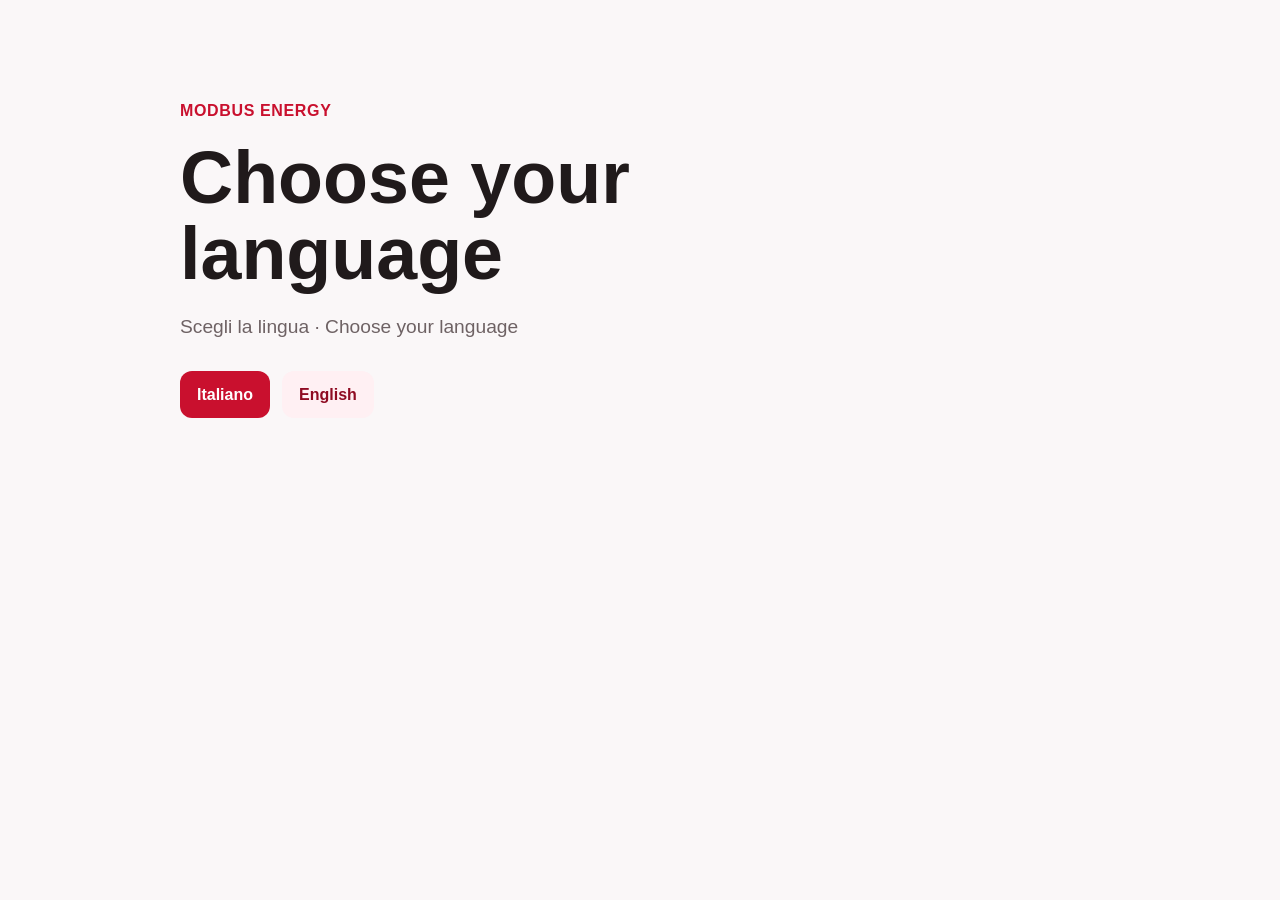
<file: index.html>
<!doctype html>
<html lang="en">
<head>
  <meta charset="utf-8">
  <meta name="viewport" content="width=device-width, initial-scale=1">
  <meta name="description" content="Modbus Energy — information, privacy and support.">
  <title>Modbus Energy</title>
  <link rel="stylesheet" href="assets/style.css">
</head>
<body>
  <main class="shell">
    <section class="hero">
      <p class="eyebrow">Modbus Energy</p>
      <h1>Choose your language</h1>
      <p class="lead">Scegli la lingua · Choose your language</p>
      <div class="actions">
        <a class="button" href="it/">Italiano</a>
        <a class="button secondary" href="en/">English</a>
      </div>
    </section>
  </main>
</body>
</html>
</file>
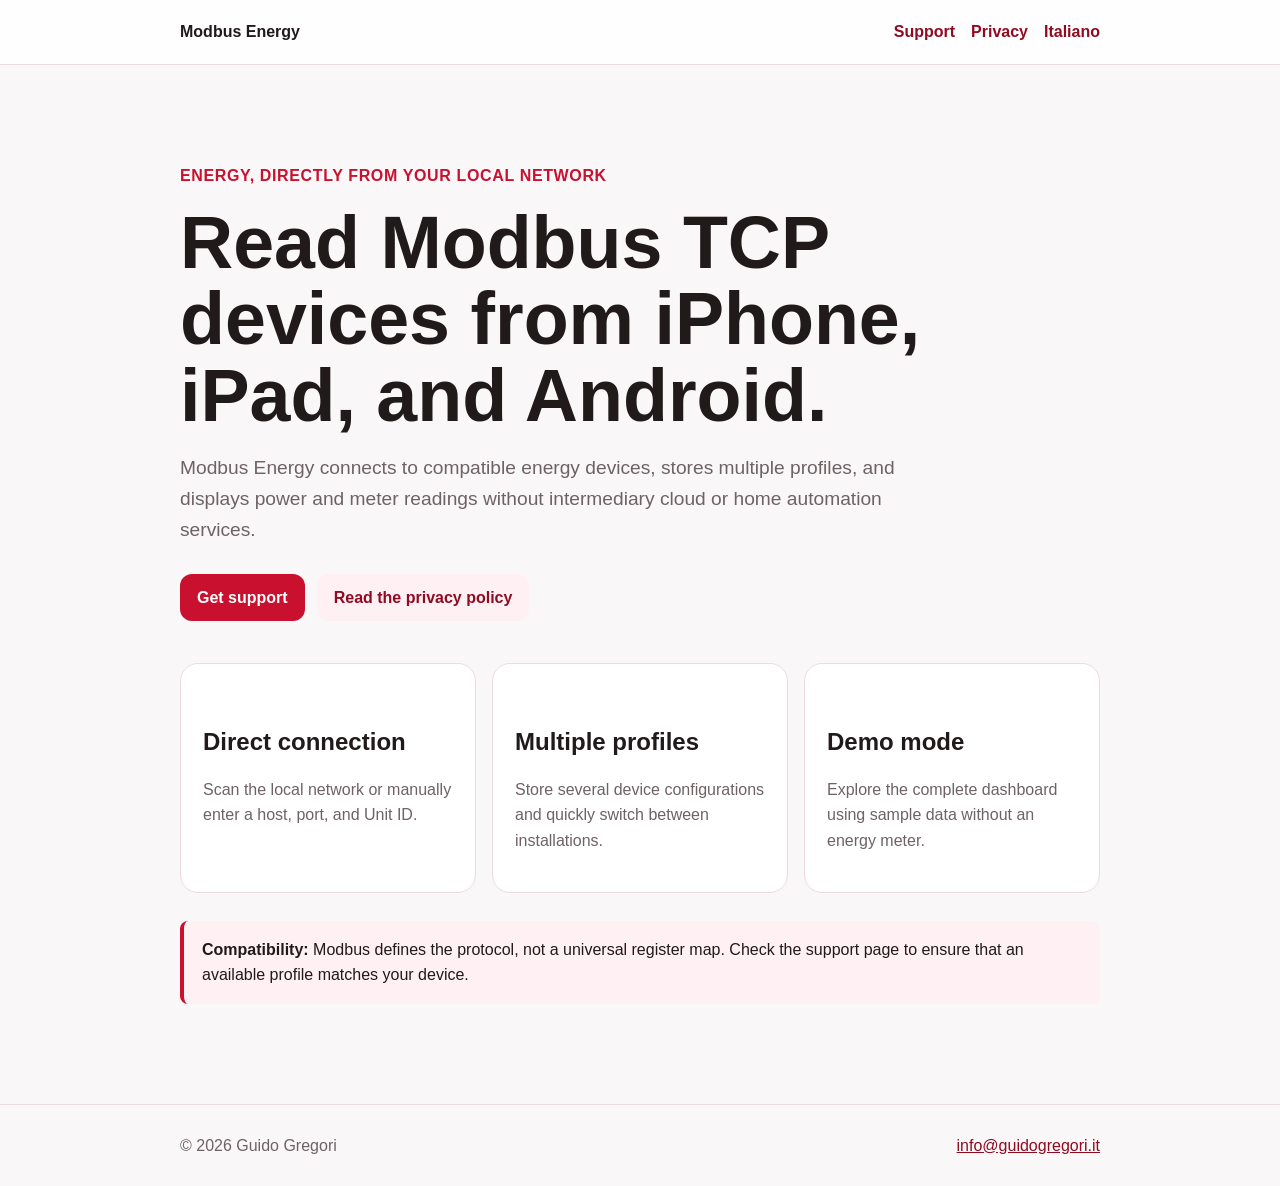
<file: en/index.html>
<!doctype html>
<html lang="en">
<head>
  <meta charset="utf-8"><meta name="viewport" content="width=device-width, initial-scale=1">
  <meta name="description" content="Modbus Energy connects iPhone, iPad, and Android devices to Modbus TCP energy meters on the local network.">
  <title>Modbus Energy — Modbus TCP energy meters</title><link rel="stylesheet" href="../assets/style.css">
</head>
<body>
  <header><nav class="shell"><a class="brand" href="./">Modbus Energy</a><span class="nav-links"><a href="support.html">Support</a><a href="privacy.html">Privacy</a><a href="../it/" lang="it">Italiano</a></span></nav></header>
  <main class="shell">
    <section class="hero"><p class="eyebrow">Energy, directly from your local network</p><h1>Read Modbus TCP devices from iPhone, iPad, and Android.</h1><p class="lead">Modbus Energy connects to compatible energy devices, stores multiple profiles, and displays power and meter readings without intermediary cloud or home automation services.</p><div class="actions"><a class="button" href="support.html">Get support</a><a class="button secondary" href="privacy.html">Read the privacy policy</a></div></section>
    <section class="grid" aria-label="Features"><article class="card"><h2>Direct connection</h2><p>Scan the local network or manually enter a host, port, and Unit ID.</p></article><article class="card"><h2>Multiple profiles</h2><p>Store several device configurations and quickly switch between installations.</p></article><article class="card"><h2>Demo mode</h2><p>Explore the complete dashboard using sample data without an energy meter.</p></article></section>
    <div class="notice"><strong>Compatibility:</strong> Modbus defines the protocol, not a universal register map. Check the support page to ensure that an available profile matches your device.</div>
  </main>
  <footer><div class="shell"><span>© 2026 Guido Gregori</span><span><a href="mailto:info@guidogregori.it">info@guidogregori.it</a></span></div></footer>
</body>
</html>
</file>
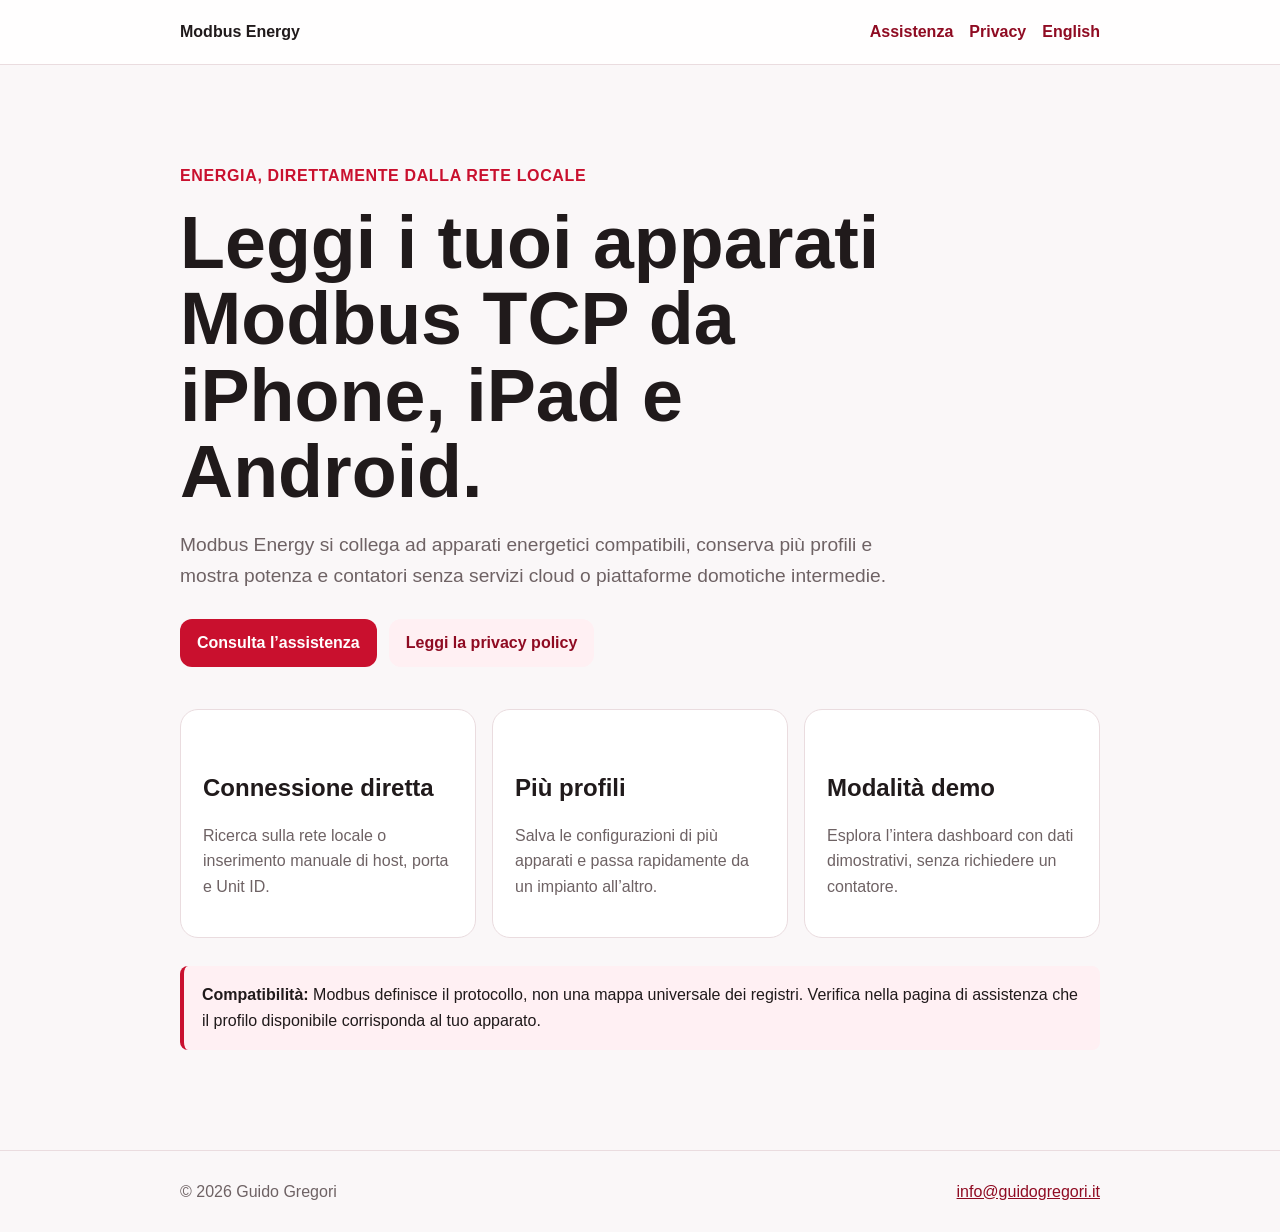
<file: it/index.html>
<!doctype html>
<html lang="it">
<head>
  <meta charset="utf-8">
  <meta name="viewport" content="width=device-width, initial-scale=1">
  <meta name="description" content="Modbus Energy collega iPhone, iPad e dispositivi Android a contatori energetici Modbus TCP sulla rete locale.">
  <title>Modbus Energy — Contatori energetici Modbus TCP</title>
  <link rel="stylesheet" href="../assets/style.css">
</head>
<body>
  <header><nav class="shell"><a class="brand" href="./">Modbus Energy</a><span class="nav-links"><a href="support.html">Assistenza</a><a href="privacy.html">Privacy</a><a href="../en/" lang="en">English</a></span></nav></header>
  <main class="shell">
    <section class="hero">
      <p class="eyebrow">Energia, direttamente dalla rete locale</p>
      <h1>Leggi i tuoi apparati Modbus TCP da iPhone, iPad e Android.</h1>
      <p class="lead">Modbus Energy si collega ad apparati energetici compatibili, conserva più profili e mostra potenza e contatori senza servizi cloud o piattaforme domotiche intermedie.</p>
      <div class="actions"><a class="button" href="support.html">Consulta l’assistenza</a><a class="button secondary" href="privacy.html">Leggi la privacy policy</a></div>
    </section>
    <section class="grid" aria-label="Funzioni">
      <article class="card"><h2>Connessione diretta</h2><p>Ricerca sulla rete locale o inserimento manuale di host, porta e Unit ID.</p></article>
      <article class="card"><h2>Più profili</h2><p>Salva le configurazioni di più apparati e passa rapidamente da un impianto all’altro.</p></article>
      <article class="card"><h2>Modalità demo</h2><p>Esplora l’intera dashboard con dati dimostrativi, senza richiedere un contatore.</p></article>
    </section>
    <div class="notice"><strong>Compatibilità:</strong> Modbus definisce il protocollo, non una mappa universale dei registri. Verifica nella pagina di assistenza che il profilo disponibile corrisponda al tuo apparato.</div>
  </main>
  <footer><div class="shell"><span>© 2026 Guido Gregori</span><span><a href="mailto:info@guidogregori.it">info@guidogregori.it</a></span></div></footer>
</body>
</html>
</file>
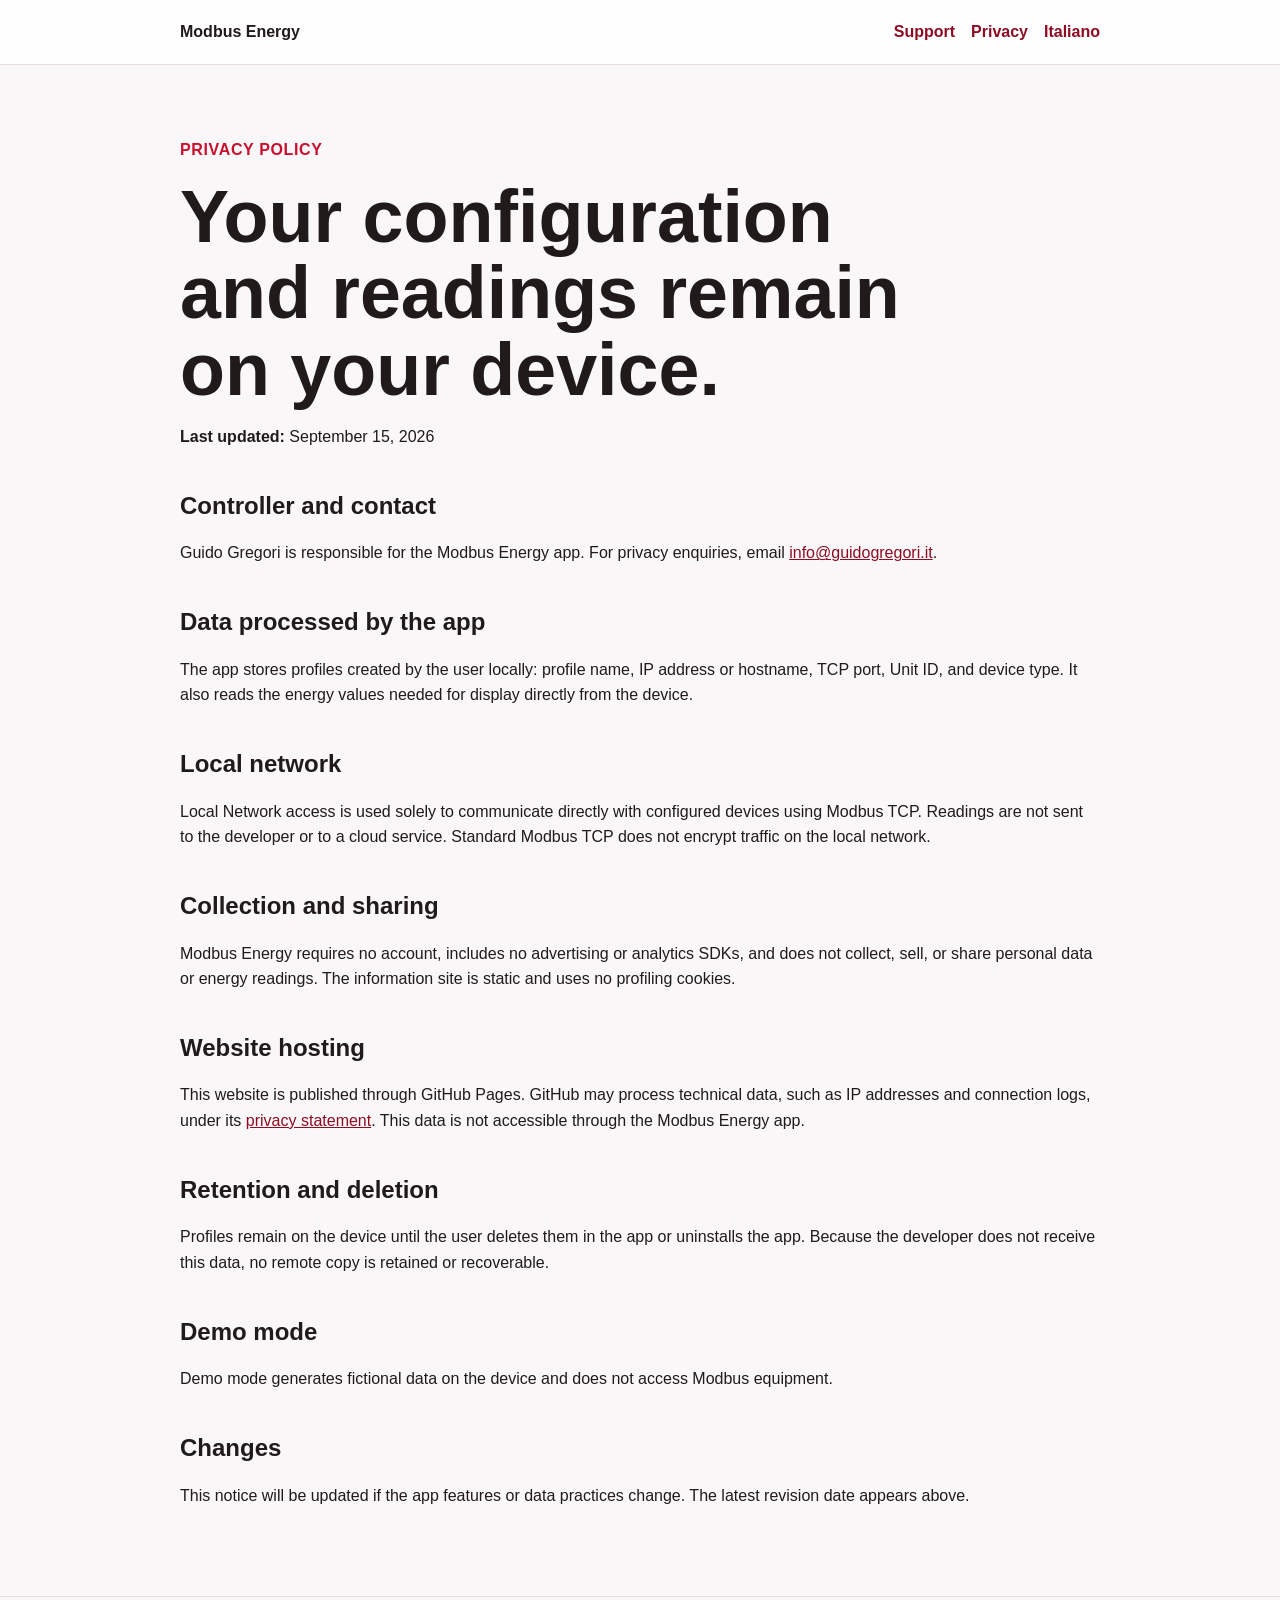
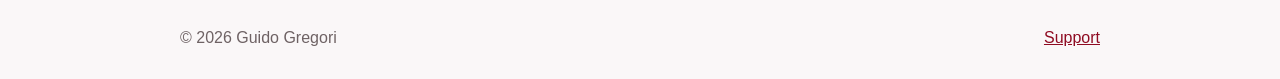
<file: en/privacy.html>
<!doctype html>
<html lang="en">
<head>
  <meta charset="utf-8"><meta name="viewport" content="width=device-width, initial-scale=1"><meta name="description" content="Modbus Energy privacy policy.">
  <title>Privacy — Modbus Energy</title><link rel="stylesheet" href="../assets/style.css">
</head>
<body>
  <header><nav class="shell"><a class="brand" href="./">Modbus Energy</a><span class="nav-links"><a href="support.html">Support</a><a href="privacy.html" aria-current="page">Privacy</a><a href="../it/privacy.html" lang="it">Italiano</a></span></nav></header>
  <main class="shell">
    <p class="eyebrow">Privacy policy</p><h1>Your configuration and readings remain on your device.</h1><p><strong>Last updated:</strong> September 15, 2026</p>
    <h2>Controller and contact</h2><p>Guido Gregori is responsible for the Modbus Energy app. For privacy enquiries, email <a href="mailto:info@guidogregori.it">info@guidogregori.it</a>.</p>
    <h2>Data processed by the app</h2><p>The app stores profiles created by the user locally: profile name, IP address or hostname, TCP port, Unit ID, and device type. It also reads the energy values needed for display directly from the device.</p>
    <h2>Local network</h2><p>Local Network access is used solely to communicate directly with configured devices using Modbus TCP. Readings are not sent to the developer or to a cloud service. Standard Modbus TCP does not encrypt traffic on the local network.</p>
    <h2>Collection and sharing</h2><p>Modbus Energy requires no account, includes no advertising or analytics SDKs, and does not collect, sell, or share personal data or energy readings. The information site is static and uses no profiling cookies.</p>
    <h2>Website hosting</h2><p>This website is published through GitHub Pages. GitHub may process technical data, such as IP addresses and connection logs, under its <a href="https://docs.github.com/en/site-policy/privacy-policies/github-general-privacy-statement">privacy statement</a>. This data is not accessible through the Modbus Energy app.</p>
    <h2>Retention and deletion</h2><p>Profiles remain on the device until the user deletes them in the app or uninstalls the app. Because the developer does not receive this data, no remote copy is retained or recoverable.</p>
    <h2>Demo mode</h2><p>Demo mode generates fictional data on the device and does not access Modbus equipment.</p>
    <h2>Changes</h2><p>This notice will be updated if the app features or data practices change. The latest revision date appears above.</p>
  </main>
  <footer><div class="shell"><span>© 2026 Guido Gregori</span><span><a href="support.html">Support</a></span></div></footer>
</body>
</html>
</file>
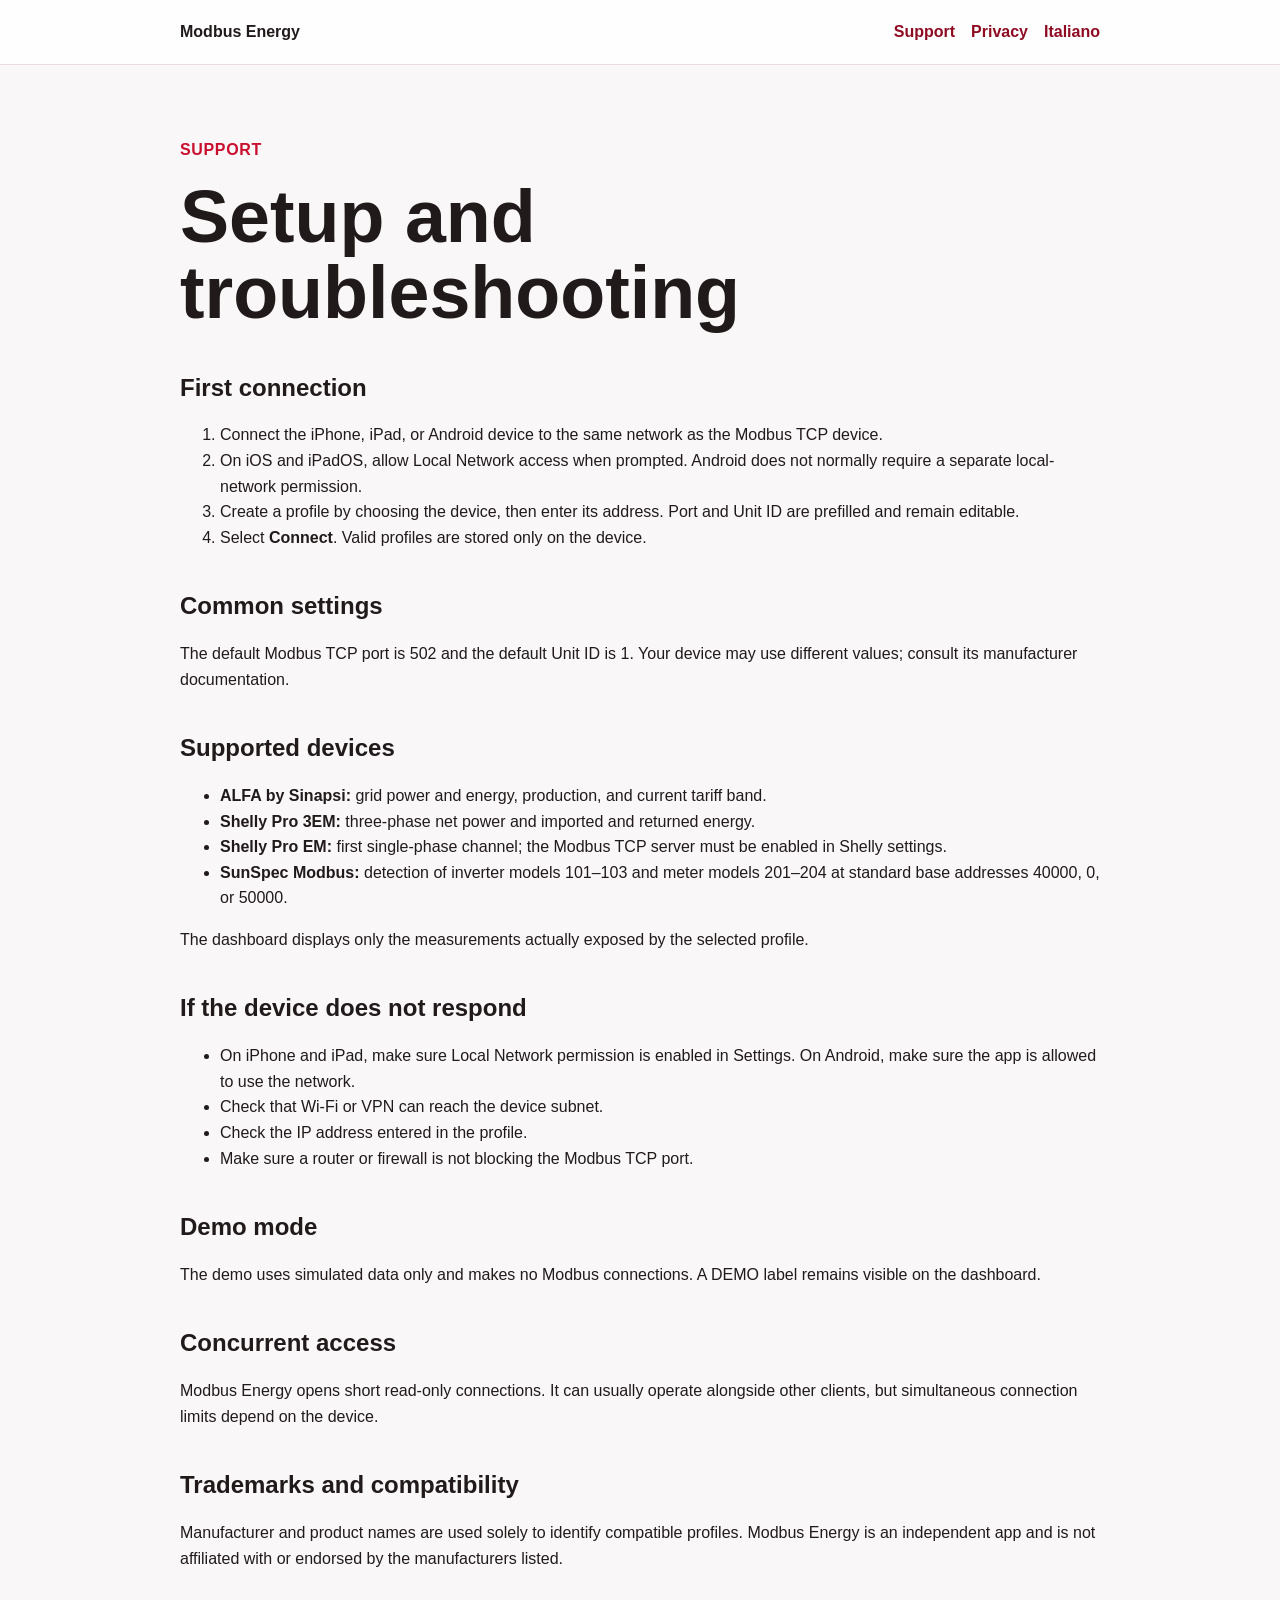
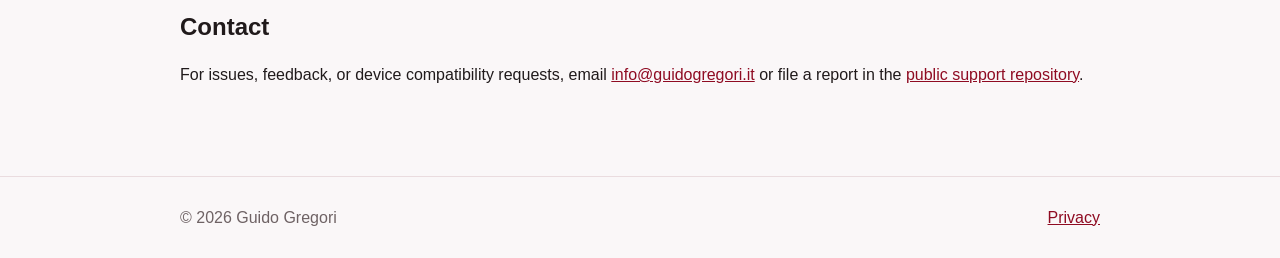
<file: en/support.html>
<!doctype html>
<html lang="en">
<head>
  <meta charset="utf-8"><meta name="viewport" content="width=device-width, initial-scale=1"><meta name="description" content="Support and setup instructions for Modbus Energy.">
  <title>Support — Modbus Energy</title><link rel="stylesheet" href="../assets/style.css">
</head>
<body>
  <header><nav class="shell"><a class="brand" href="./">Modbus Energy</a><span class="nav-links"><a href="support.html" aria-current="page">Support</a><a href="privacy.html">Privacy</a><a href="../it/support.html" lang="it">Italiano</a></span></nav></header>
  <main class="shell">
    <p class="eyebrow">Support</p><h1>Setup and troubleshooting</h1>
    <h2>First connection</h2><ol><li>Connect the iPhone, iPad, or Android device to the same network as the Modbus TCP device.</li><li>On iOS and iPadOS, allow Local Network access when prompted. Android does not normally require a separate local-network permission.</li><li>Create a profile by choosing the device, then enter its address. Port and Unit ID are prefilled and remain editable.</li><li>Select <strong>Connect</strong>. Valid profiles are stored only on the device.</li></ol>
    <h2>Common settings</h2><p>The default Modbus TCP port is 502 and the default Unit ID is 1. Your device may use different values; consult its manufacturer documentation.</p>
    <h2>Supported devices</h2><ul><li><strong>ALFA by Sinapsi:</strong> grid power and energy, production, and current tariff band.</li><li><strong>Shelly Pro 3EM:</strong> three-phase net power and imported and returned energy.</li><li><strong>Shelly Pro EM:</strong> first single-phase channel; the Modbus TCP server must be enabled in Shelly settings.</li><li><strong>SunSpec Modbus:</strong> detection of inverter models 101–103 and meter models 201–204 at standard base addresses 40000, 0, or 50000.</li></ul><p>The dashboard displays only the measurements actually exposed by the selected profile.</p>
    <h2>If the device does not respond</h2><ul><li>On iPhone and iPad, make sure Local Network permission is enabled in Settings. On Android, make sure the app is allowed to use the network.</li><li>Check that Wi-Fi or VPN can reach the device subnet.</li><li>Check the IP address entered in the profile.</li><li>Make sure a router or firewall is not blocking the Modbus TCP port.</li></ul>
    <h2>Demo mode</h2><p>The demo uses simulated data only and makes no Modbus connections. A DEMO label remains visible on the dashboard.</p>
    <h2>Concurrent access</h2><p>Modbus Energy opens short read-only connections. It can usually operate alongside other clients, but simultaneous connection limits depend on the device.</p>
    <h2>Trademarks and compatibility</h2><p>Manufacturer and product names are used solely to identify compatible profiles. Modbus Energy is an independent app and is not affiliated with or endorsed by the manufacturers listed.</p>
    <h2>Contact</h2><p>For issues, feedback, or device compatibility requests, email <a href="mailto:info@guidogregori.it">info@guidogregori.it</a> or file a report in the <a href="https://github.com/guidogregori/ModbusEnergy-Site/issues">public support repository</a>.</p>
  </main>
  <footer><div class="shell"><span>© 2026 Guido Gregori</span><span><a href="privacy.html">Privacy</a></span></div></footer>
</body>
</html>
</file>
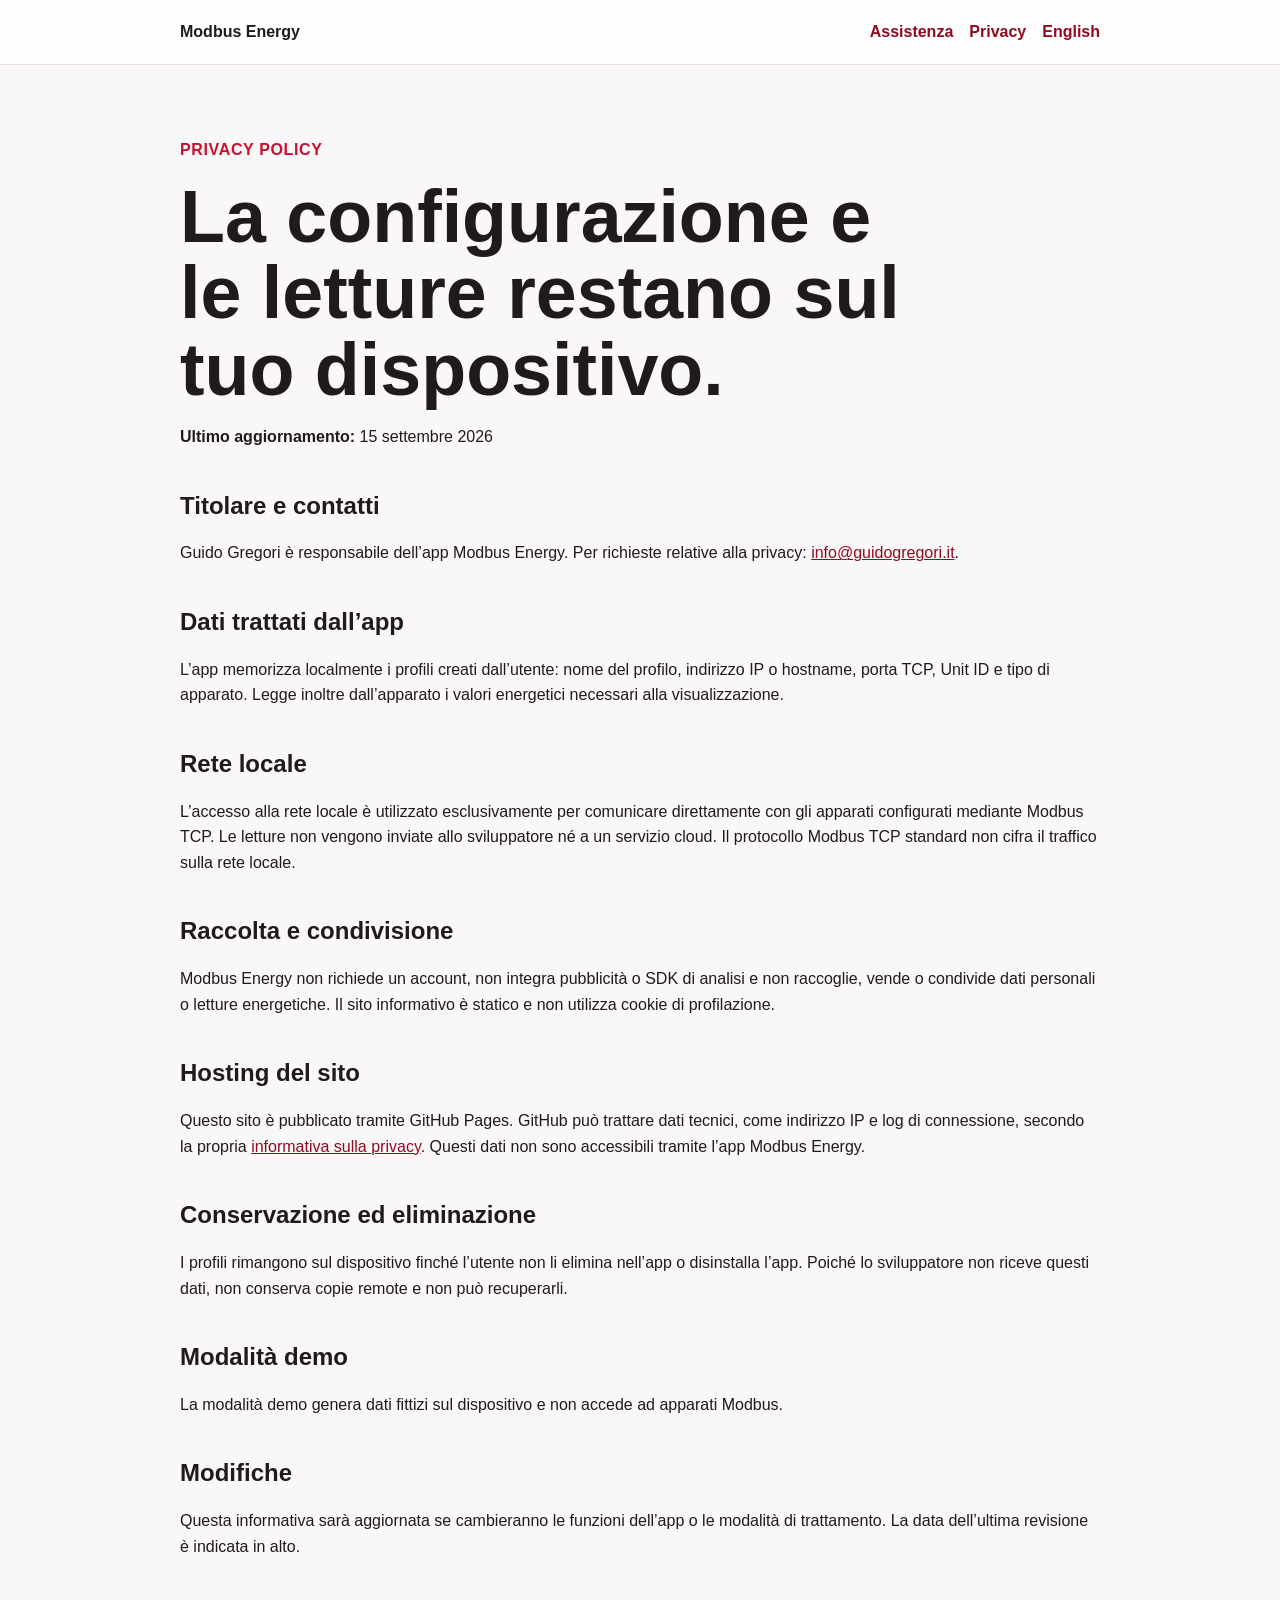
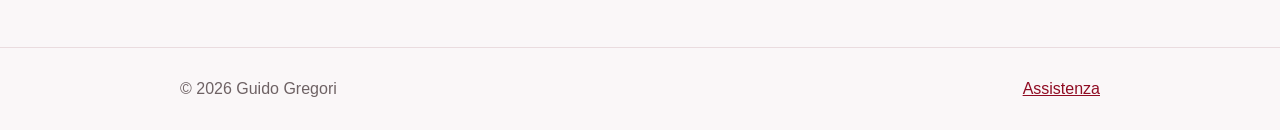
<file: it/privacy.html>
<!doctype html>
<html lang="it">
<head>
  <meta charset="utf-8"><meta name="viewport" content="width=device-width, initial-scale=1">
  <meta name="description" content="Privacy policy di Modbus Energy.">
  <title>Privacy — Modbus Energy</title><link rel="stylesheet" href="../assets/style.css">
</head>
<body>
  <header><nav class="shell"><a class="brand" href="./">Modbus Energy</a><span class="nav-links"><a href="support.html">Assistenza</a><a href="privacy.html" aria-current="page">Privacy</a><a href="../en/privacy.html" lang="en">English</a></span></nav></header>
  <main class="shell">
    <p class="eyebrow">Privacy policy</p><h1>La configurazione e le letture restano sul tuo dispositivo.</h1>
    <p><strong>Ultimo aggiornamento:</strong> 15 settembre 2026</p>
    <h2>Titolare e contatti</h2><p>Guido Gregori è responsabile dell’app Modbus Energy. Per richieste relative alla privacy: <a href="mailto:info@guidogregori.it">info@guidogregori.it</a>.</p>
    <h2>Dati trattati dall’app</h2><p>L’app memorizza localmente i profili creati dall’utente: nome del profilo, indirizzo IP o hostname, porta TCP, Unit ID e tipo di apparato. Legge inoltre dall’apparato i valori energetici necessari alla visualizzazione.</p>
    <h2>Rete locale</h2><p>L’accesso alla rete locale è utilizzato esclusivamente per comunicare direttamente con gli apparati configurati mediante Modbus TCP. Le letture non vengono inviate allo sviluppatore né a un servizio cloud. Il protocollo Modbus TCP standard non cifra il traffico sulla rete locale.</p>
    <h2>Raccolta e condivisione</h2><p>Modbus Energy non richiede un account, non integra pubblicità o SDK di analisi e non raccoglie, vende o condivide dati personali o letture energetiche. Il sito informativo è statico e non utilizza cookie di profilazione.</p>
    <h2>Hosting del sito</h2><p>Questo sito è pubblicato tramite GitHub Pages. GitHub può trattare dati tecnici, come indirizzo IP e log di connessione, secondo la propria <a href="https://docs.github.com/it/site-policy/privacy-policies/github-general-privacy-statement">informativa sulla privacy</a>. Questi dati non sono accessibili tramite l’app Modbus Energy.</p>
    <h2>Conservazione ed eliminazione</h2><p>I profili rimangono sul dispositivo finché l’utente non li elimina nell’app o disinstalla l’app. Poiché lo sviluppatore non riceve questi dati, non conserva copie remote e non può recuperarli.</p>
    <h2>Modalità demo</h2><p>La modalità demo genera dati fittizi sul dispositivo e non accede ad apparati Modbus.</p>
    <h2>Modifiche</h2><p>Questa informativa sarà aggiornata se cambieranno le funzioni dell’app o le modalità di trattamento. La data dell’ultima revisione è indicata in alto.</p>
  </main>
  <footer><div class="shell"><span>© 2026 Guido Gregori</span><span><a href="support.html">Assistenza</a></span></div></footer>
</body>
</html>
</file>
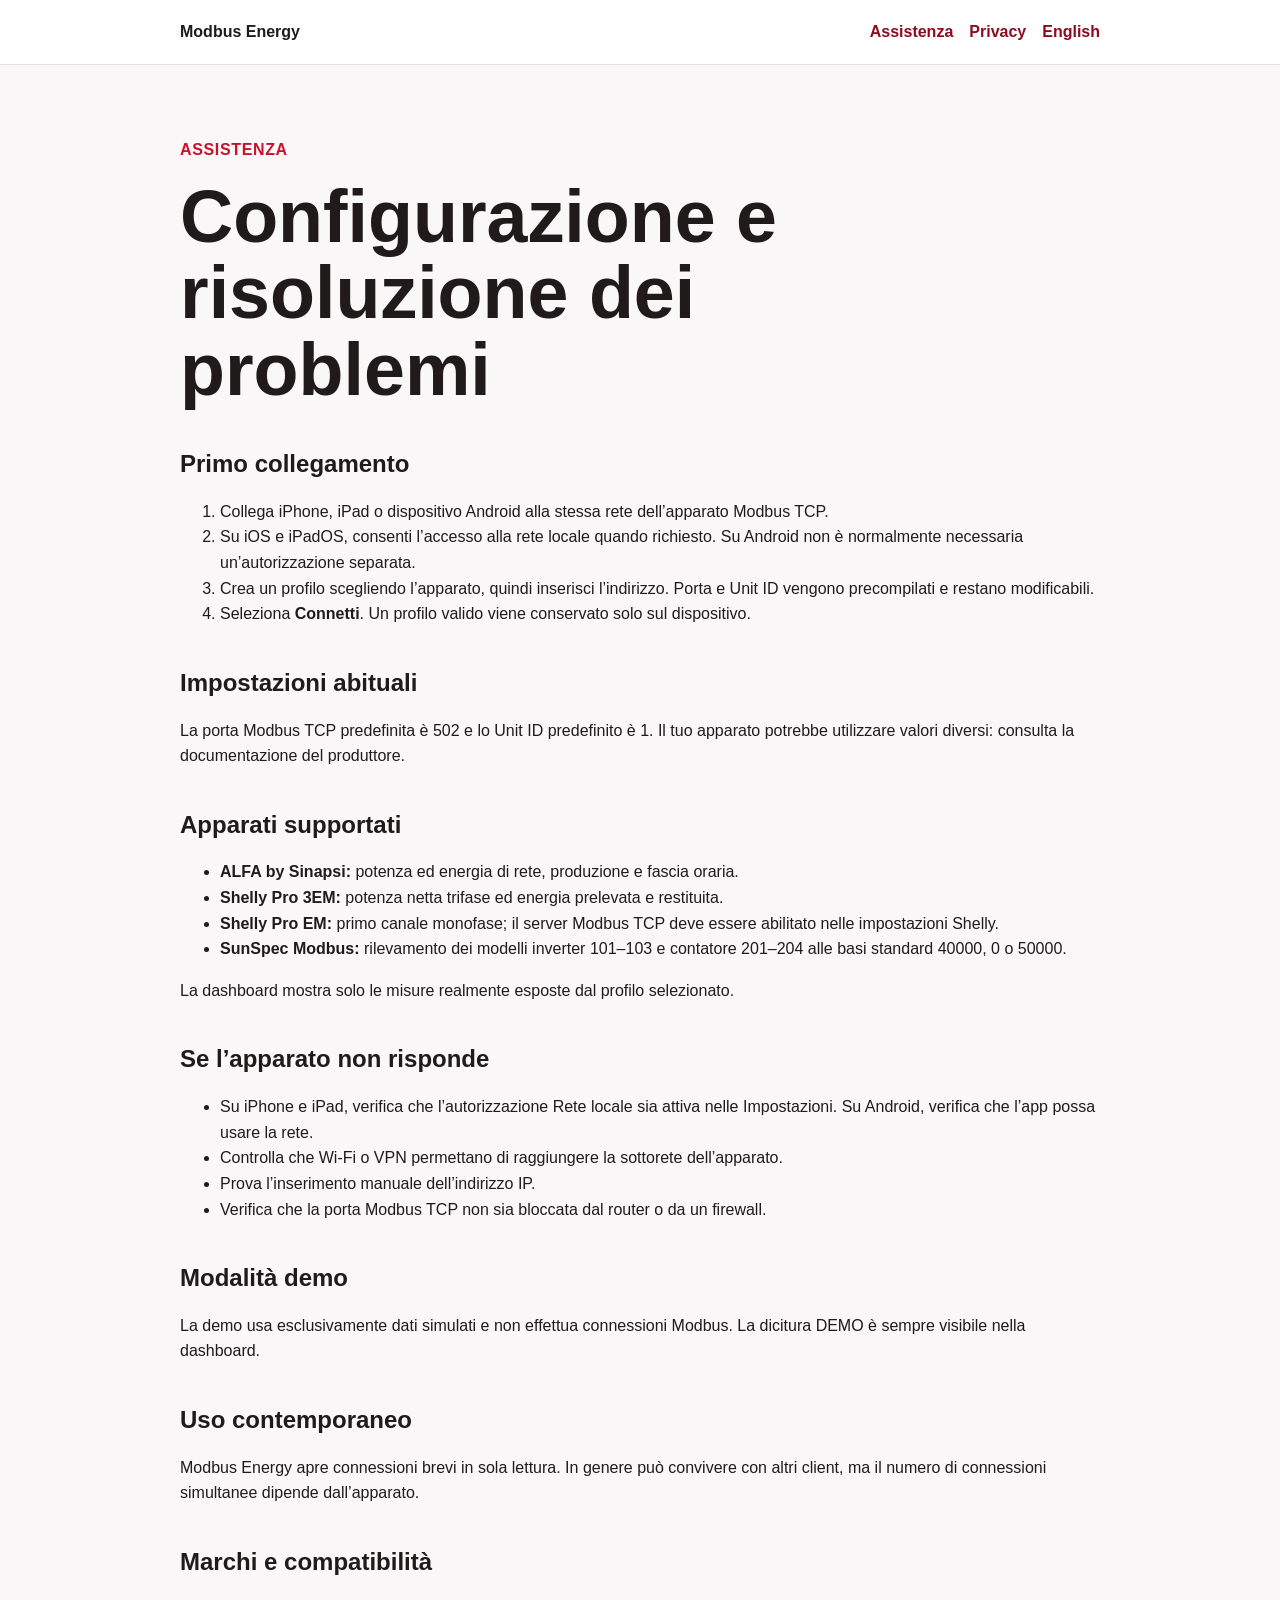
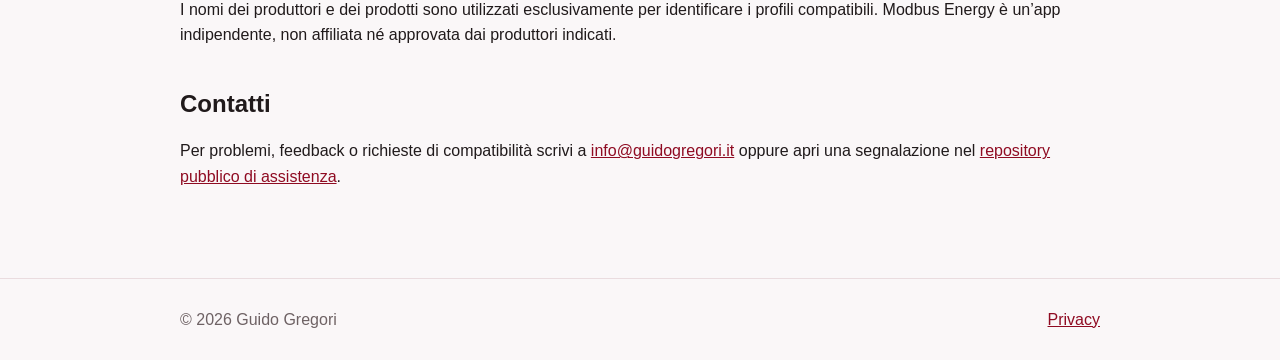
<file: it/support.html>
<!doctype html>
<html lang="it">
<head>
  <meta charset="utf-8"><meta name="viewport" content="width=device-width, initial-scale=1">
  <meta name="description" content="Assistenza e configurazione per Modbus Energy.">
  <title>Assistenza — Modbus Energy</title><link rel="stylesheet" href="../assets/style.css">
</head>
<body>
  <header><nav class="shell"><a class="brand" href="./">Modbus Energy</a><span class="nav-links"><a href="support.html" aria-current="page">Assistenza</a><a href="privacy.html">Privacy</a><a href="../en/support.html" lang="en">English</a></span></nav></header>
  <main class="shell">
    <p class="eyebrow">Assistenza</p><h1>Configurazione e risoluzione dei problemi</h1>
    <h2>Primo collegamento</h2>
    <ol><li>Collega iPhone, iPad o dispositivo Android alla stessa rete dell’apparato Modbus TCP.</li><li>Su iOS e iPadOS, consenti l’accesso alla rete locale quando richiesto. Su Android non è normalmente necessaria un’autorizzazione separata.</li><li>Crea un profilo scegliendo l’apparato, quindi inserisci l’indirizzo. Porta e Unit ID vengono precompilati e restano modificabili.</li><li>Seleziona <strong>Connetti</strong>. Un profilo valido viene conservato solo sul dispositivo.</li></ol>
    <h2>Impostazioni abituali</h2><p>La porta Modbus TCP predefinita è 502 e lo Unit ID predefinito è 1. Il tuo apparato potrebbe utilizzare valori diversi: consulta la documentazione del produttore.</p>
    <h2>Apparati supportati</h2><ul><li><strong>ALFA by Sinapsi:</strong> potenza ed energia di rete, produzione e fascia oraria.</li><li><strong>Shelly Pro 3EM:</strong> potenza netta trifase ed energia prelevata e restituita.</li><li><strong>Shelly Pro EM:</strong> primo canale monofase; il server Modbus TCP deve essere abilitato nelle impostazioni Shelly.</li><li><strong>SunSpec Modbus:</strong> rilevamento dei modelli inverter 101–103 e contatore 201–204 alle basi standard 40000, 0 o 50000.</li></ul><p>La dashboard mostra solo le misure realmente esposte dal profilo selezionato.</p>
    <h2>Se l’apparato non risponde</h2>
    <ul><li>Su iPhone e iPad, verifica che l’autorizzazione Rete locale sia attiva nelle Impostazioni. Su Android, verifica che l’app possa usare la rete.</li><li>Controlla che Wi-Fi o VPN permettano di raggiungere la sottorete dell’apparato.</li><li>Prova l’inserimento manuale dell’indirizzo IP.</li><li>Verifica che la porta Modbus TCP non sia bloccata dal router o da un firewall.</li></ul>
    <h2>Modalità demo</h2><p>La demo usa esclusivamente dati simulati e non effettua connessioni Modbus. La dicitura DEMO è sempre visibile nella dashboard.</p>
    <h2>Uso contemporaneo</h2><p>Modbus Energy apre connessioni brevi in sola lettura. In genere può convivere con altri client, ma il numero di connessioni simultanee dipende dall’apparato.</p>
    <h2>Marchi e compatibilità</h2><p>I nomi dei produttori e dei prodotti sono utilizzati esclusivamente per identificare i profili compatibili. Modbus Energy è un’app indipendente, non affiliata né approvata dai produttori indicati.</p>
    <h2>Contatti</h2><p>Per problemi, feedback o richieste di compatibilità scrivi a <a href="mailto:info@guidogregori.it">info@guidogregori.it</a> oppure apri una segnalazione nel <a href="https://github.com/guidogregori/ModbusEnergy-Site/issues">repository pubblico di assistenza</a>.</p>
  </main>
  <footer><div class="shell"><span>© 2026 Guido Gregori</span><span><a href="privacy.html">Privacy</a></span></div></footer>
</body>
</html>
</file>
<file: assets/style.css>
:root {
  color-scheme: light dark;
  --red: #c9102e;
  --red-deep: #8f0b22;
  --red-soft: #fff0f3;
  --ink: #201a1b;
  --muted: #6e6264;
  --surface: #ffffff;
  --background: #faf7f8;
  --border: #eadcdf;
}

* { box-sizing: border-box; }

body {
  margin: 0;
  font-family: -apple-system, BlinkMacSystemFont, "Segoe UI", sans-serif;
  line-height: 1.6;
  color: var(--ink);
  background: var(--background);
}

a { color: var(--red-deep); }
a:hover { color: var(--red); }

.shell { width: min(920px, calc(100% - 36px)); margin: 0 auto; }

header {
  border-bottom: 1px solid var(--border);
  background: color-mix(in srgb, var(--surface) 92%, transparent);
}

nav {
  min-height: 64px;
  display: flex;
  align-items: center;
  justify-content: space-between;
  gap: 20px;
}

.brand { color: var(--ink); text-decoration: none; font-weight: 750; }
.nav-links { display: flex; flex-wrap: wrap; gap: 16px; }
.nav-links a { text-decoration: none; font-weight: 600; }

main { padding: 56px 0 72px; }
.hero { padding: 26px 0 42px; }
.eyebrow { color: var(--red); font-weight: 750; letter-spacing: .04em; text-transform: uppercase; }
h1 { max-width: 760px; margin: 8px 0 16px; font-size: clamp(2.2rem, 7vw, 4.6rem); line-height: 1.04; }
h2 { margin-top: 42px; line-height: 1.2; }
h3 { margin-bottom: 4px; }
.lead { max-width: 720px; color: var(--muted); font-size: 1.2rem; }

.actions { display: flex; flex-wrap: wrap; gap: 12px; margin-top: 28px; }
.button {
  display: inline-block;
  padding: 11px 17px;
  border-radius: 12px;
  background: var(--red);
  color: white;
  text-decoration: none;
  font-weight: 700;
}
.button.secondary { background: var(--red-soft); color: var(--red-deep); }

.grid { display: grid; grid-template-columns: repeat(auto-fit, minmax(230px, 1fr)); gap: 16px; }
.card {
  padding: 22px;
  border: 1px solid var(--border);
  border-radius: 18px;
  background: var(--surface);
}
.card p { color: var(--muted); }

.notice {
  margin: 28px 0;
  padding: 16px 18px;
  border-left: 4px solid var(--red);
  border-radius: 8px;
  background: var(--red-soft);
}

footer { padding: 28px 0; border-top: 1px solid var(--border); color: var(--muted); }
footer .shell { display: flex; flex-wrap: wrap; justify-content: space-between; gap: 12px; }

@media (max-width: 620px) {
  nav { align-items: flex-start; flex-direction: column; padding: 16px 0; }
  main { padding-top: 34px; }
}

@media (prefers-color-scheme: dark) {
  :root {
    --red: #ff375f;
    --red-deep: #ff6b88;
    --red-soft: #3a111b;
    --ink: #fff7f8;
    --muted: #c7b9bc;
    --surface: #201d1e;
    --background: #0e0c0d;
    --border: #44383a;
  }
}
</file>
